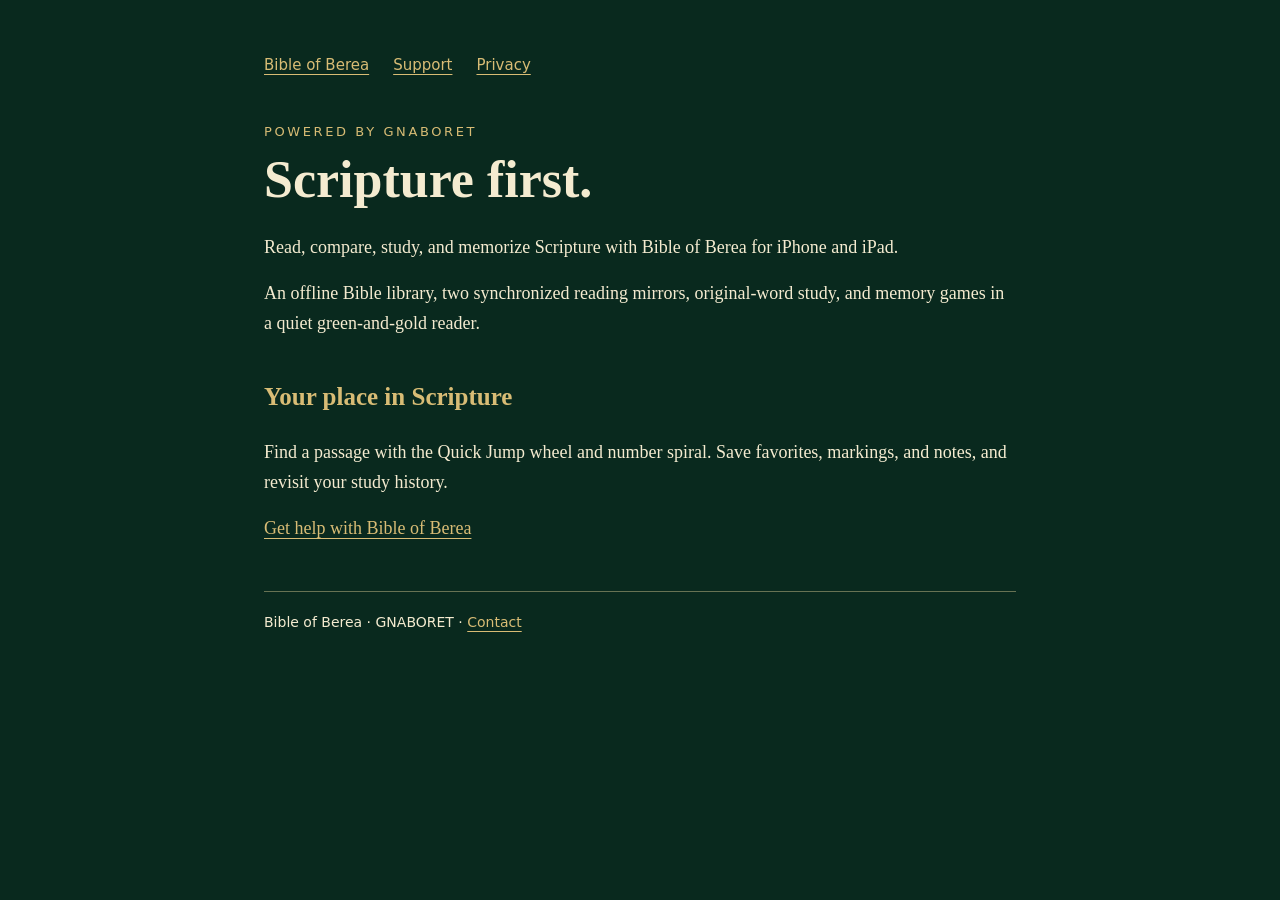
<file: index.html>
<!doctype html><html lang="en"><head><meta charset="utf-8"><meta name="viewport" content="width=device-width,initial-scale=1"><title>Scripture first. | Bible of Berea</title><link rel="stylesheet" href="style.css"></head><body><main><nav><a href="index.html">Bible of Berea</a><a href="support.html">Support</a><a href="privacy.html">Privacy</a></nav><div class="brand">Powered by GNABORET</div><h1>Scripture first.</h1><p>Read, compare, study, and memorize Scripture with Bible of Berea for iPhone and iPad.</p><p>An offline Bible library, two synchronized reading mirrors, original-word study, and memory games in a quiet green-and-gold reader.</p><h2>Your place in Scripture</h2><p>Find a passage with the Quick Jump wheel and number spiral. Save favorites, markings, and notes, and revisit your study history.</p><p><a href="support.html">Get help with Bible of Berea</a></p><footer>Bible of Berea &middot; GNABORET &middot; <a href="mailto:gnaboret@gmail.com">Contact</a></footer></main></body></html>
</file>
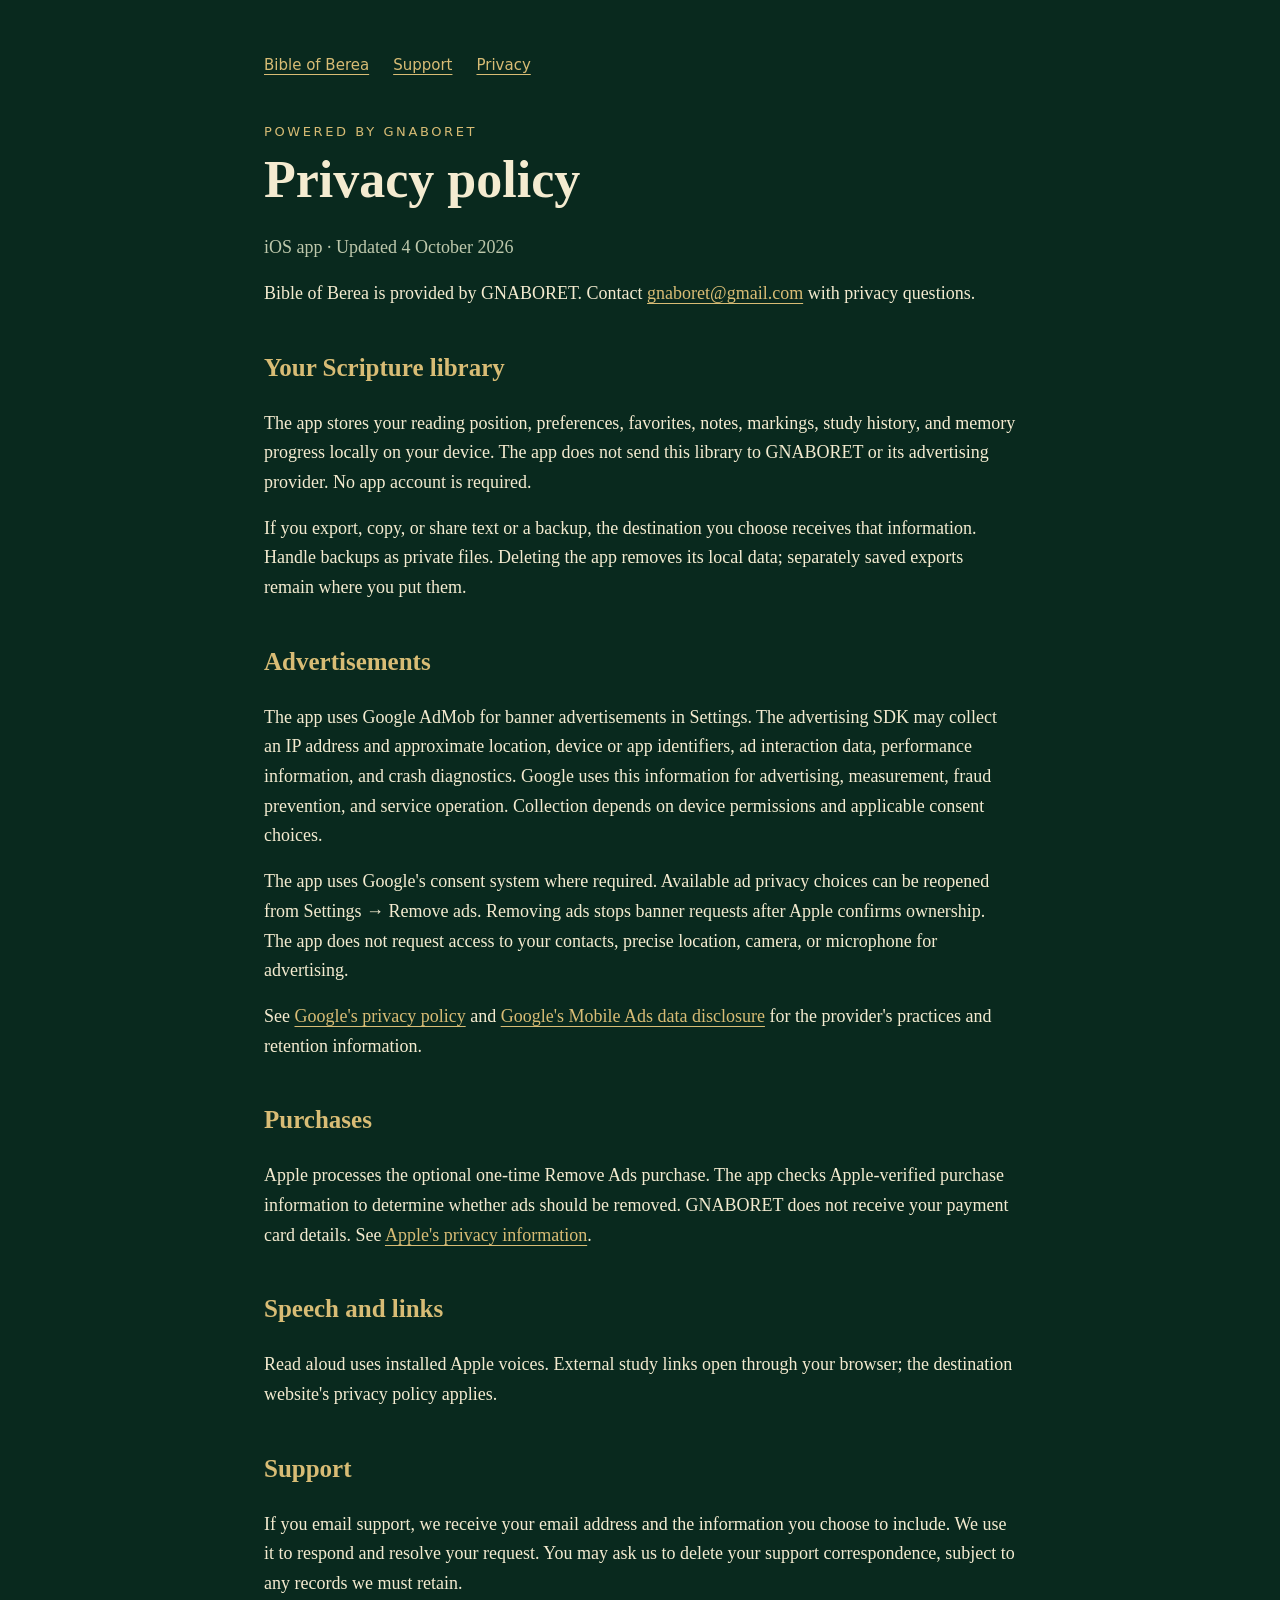
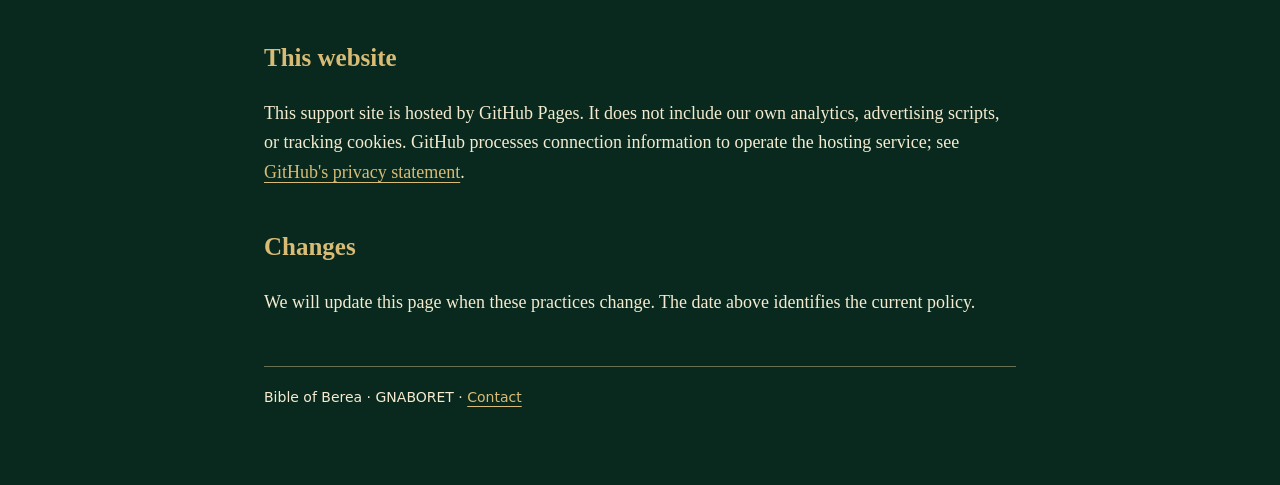
<file: privacy.html>
<!doctype html><html lang="en"><head><meta charset="utf-8"><meta name="viewport" content="width=device-width,initial-scale=1"><title>Privacy policy | Bible of Berea</title><link rel="stylesheet" href="style.css"></head><body><main><nav><a href="index.html">Bible of Berea</a><a href="support.html">Support</a><a href="privacy.html">Privacy</a></nav><div class="brand">Powered by GNABORET</div><h1>Privacy policy</h1><p class="quiet">iOS app &middot; Updated 4 October 2026</p><p>Bible of Berea is provided by GNABORET. Contact <a href="mailto:gnaboret@gmail.com">gnaboret@gmail.com</a> with privacy questions.</p><h2>Your Scripture library</h2><p>The app stores your reading position, preferences, favorites, notes, markings, study history, and memory progress locally on your device. The app does not send this library to GNABORET or its advertising provider. No app account is required.</p><p>If you export, copy, or share text or a backup, the destination you choose receives that information. Handle backups as private files. Deleting the app removes its local data; separately saved exports remain where you put them.</p><h2>Advertisements</h2><p>The app uses Google AdMob for banner advertisements in Settings. The advertising SDK may collect an IP address and approximate location, device or app identifiers, ad interaction data, performance information, and crash diagnostics. Google uses this information for advertising, measurement, fraud prevention, and service operation. Collection depends on device permissions and applicable consent choices.</p><p>The app uses Google's consent system where required. Available ad privacy choices can be reopened from Settings &rarr; Remove ads. Removing ads stops banner requests after Apple confirms ownership. The app does not request access to your contacts, precise location, camera, or microphone for advertising.</p><p>See <a href="https://policies.google.com/privacy">Google's privacy policy</a> and <a href="https://developers.google.com/admob/ios/privacy/data-disclosure">Google's Mobile Ads data disclosure</a> for the provider's practices and retention information.</p><h2>Purchases</h2><p>Apple processes the optional one-time Remove Ads purchase. The app checks Apple-verified purchase information to determine whether ads should be removed. GNABORET does not receive your payment card details. See <a href="https://www.apple.com/legal/privacy/">Apple's privacy information</a>.</p><h2>Speech and links</h2><p>Read aloud uses installed Apple voices. External study links open through your browser; the destination website's privacy policy applies.</p><h2>Support</h2><p>If you email support, we receive your email address and the information you choose to include. We use it to respond and resolve your request. You may ask us to delete your support correspondence, subject to any records we must retain.</p><h2>This website</h2><p>This support site is hosted by GitHub Pages. It does not include our own analytics, advertising scripts, or tracking cookies. GitHub processes connection information to operate the hosting service; see <a href="https://docs.github.com/en/site-policy/privacy-policies/github-general-privacy-statement">GitHub's privacy statement</a>.</p><h2>Changes</h2><p>We will update this page when these practices change. The date above identifies the current policy.</p><footer>Bible of Berea &middot; GNABORET &middot; <a href="mailto:gnaboret@gmail.com">Contact</a></footer></main></body></html>
</file>
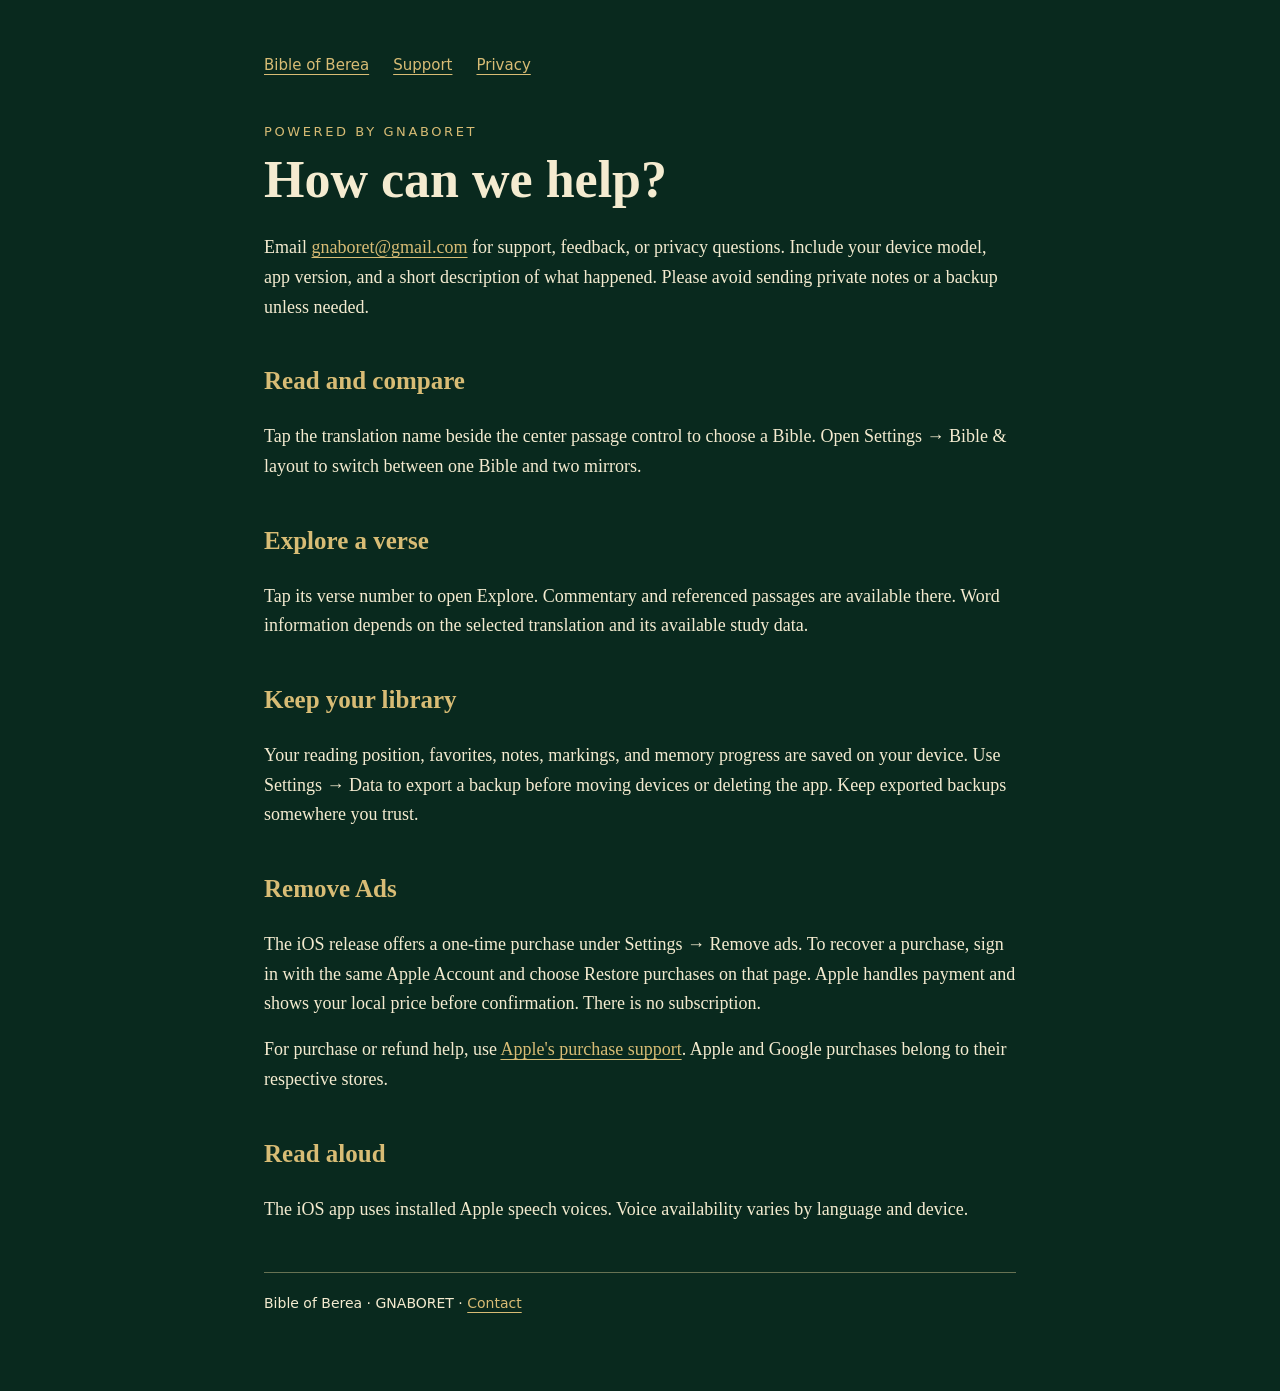
<file: support.html>
<!doctype html><html lang="en"><head><meta charset="utf-8"><meta name="viewport" content="width=device-width,initial-scale=1"><title>How can we help? | Bible of Berea</title><link rel="stylesheet" href="style.css"></head><body><main><nav><a href="index.html">Bible of Berea</a><a href="support.html">Support</a><a href="privacy.html">Privacy</a></nav><div class="brand">Powered by GNABORET</div><h1>How can we help?</h1><p>Email <a href="mailto:gnaboret@gmail.com">gnaboret@gmail.com</a> for support, feedback, or privacy questions. Include your device model, app version, and a short description of what happened. Please avoid sending private notes or a backup unless needed.</p><h2>Read and compare</h2><p>Tap the translation name beside the center passage control to choose a Bible. Open Settings &rarr; Bible &amp; layout to switch between one Bible and two mirrors.</p><h2>Explore a verse</h2><p>Tap its verse number to open Explore. Commentary and referenced passages are available there. Word information depends on the selected translation and its available study data.</p><h2>Keep your library</h2><p>Your reading position, favorites, notes, markings, and memory progress are saved on your device. Use Settings &rarr; Data to export a backup before moving devices or deleting the app. Keep exported backups somewhere you trust.</p><h2>Remove Ads</h2><p>The iOS release offers a one-time purchase under Settings &rarr; Remove ads. To recover a purchase, sign in with the same Apple Account and choose Restore purchases on that page. Apple handles payment and shows your local price before confirmation. There is no subscription.</p><p>For purchase or refund help, use <a href="https://reportaproblem.apple.com/">Apple's purchase support</a>. Apple and Google purchases belong to their respective stores.</p><h2>Read aloud</h2><p>The iOS app uses installed Apple speech voices. Voice availability varies by language and device.</p><footer>Bible of Berea &middot; GNABORET &middot; <a href="mailto:gnaboret@gmail.com">Contact</a></footer></main></body></html>
</file>
<file: style.css>
*{box-sizing:border-box}body{margin:0;background:#09291e;color:#f4ebd0;font:18px/1.65 Georgia,serif}main{max-width:800px;margin:auto;padding:56px 24px 80px}nav{display:flex;gap:24px;flex-wrap:wrap;font:15px system-ui,sans-serif;margin:0 0 50px}a{color:#d8bc75;text-underline-offset:4px}h1{font-size:clamp(32px,6vw,52px);line-height:1.12;margin:12px 0 24px}h2{font-size:25px;margin-top:38px;color:#d8bc75}small,.quiet{color:#bec8ac}footer{border-top:1px solid #677253;margin-top:48px;padding-top:22px;font:14px system-ui,sans-serif}li{margin:8px 0}p{margin:16px 0}.brand{letter-spacing:.2em;text-transform:uppercase;font:13px system-ui,sans-serif;color:#d8bc75}
</file>
